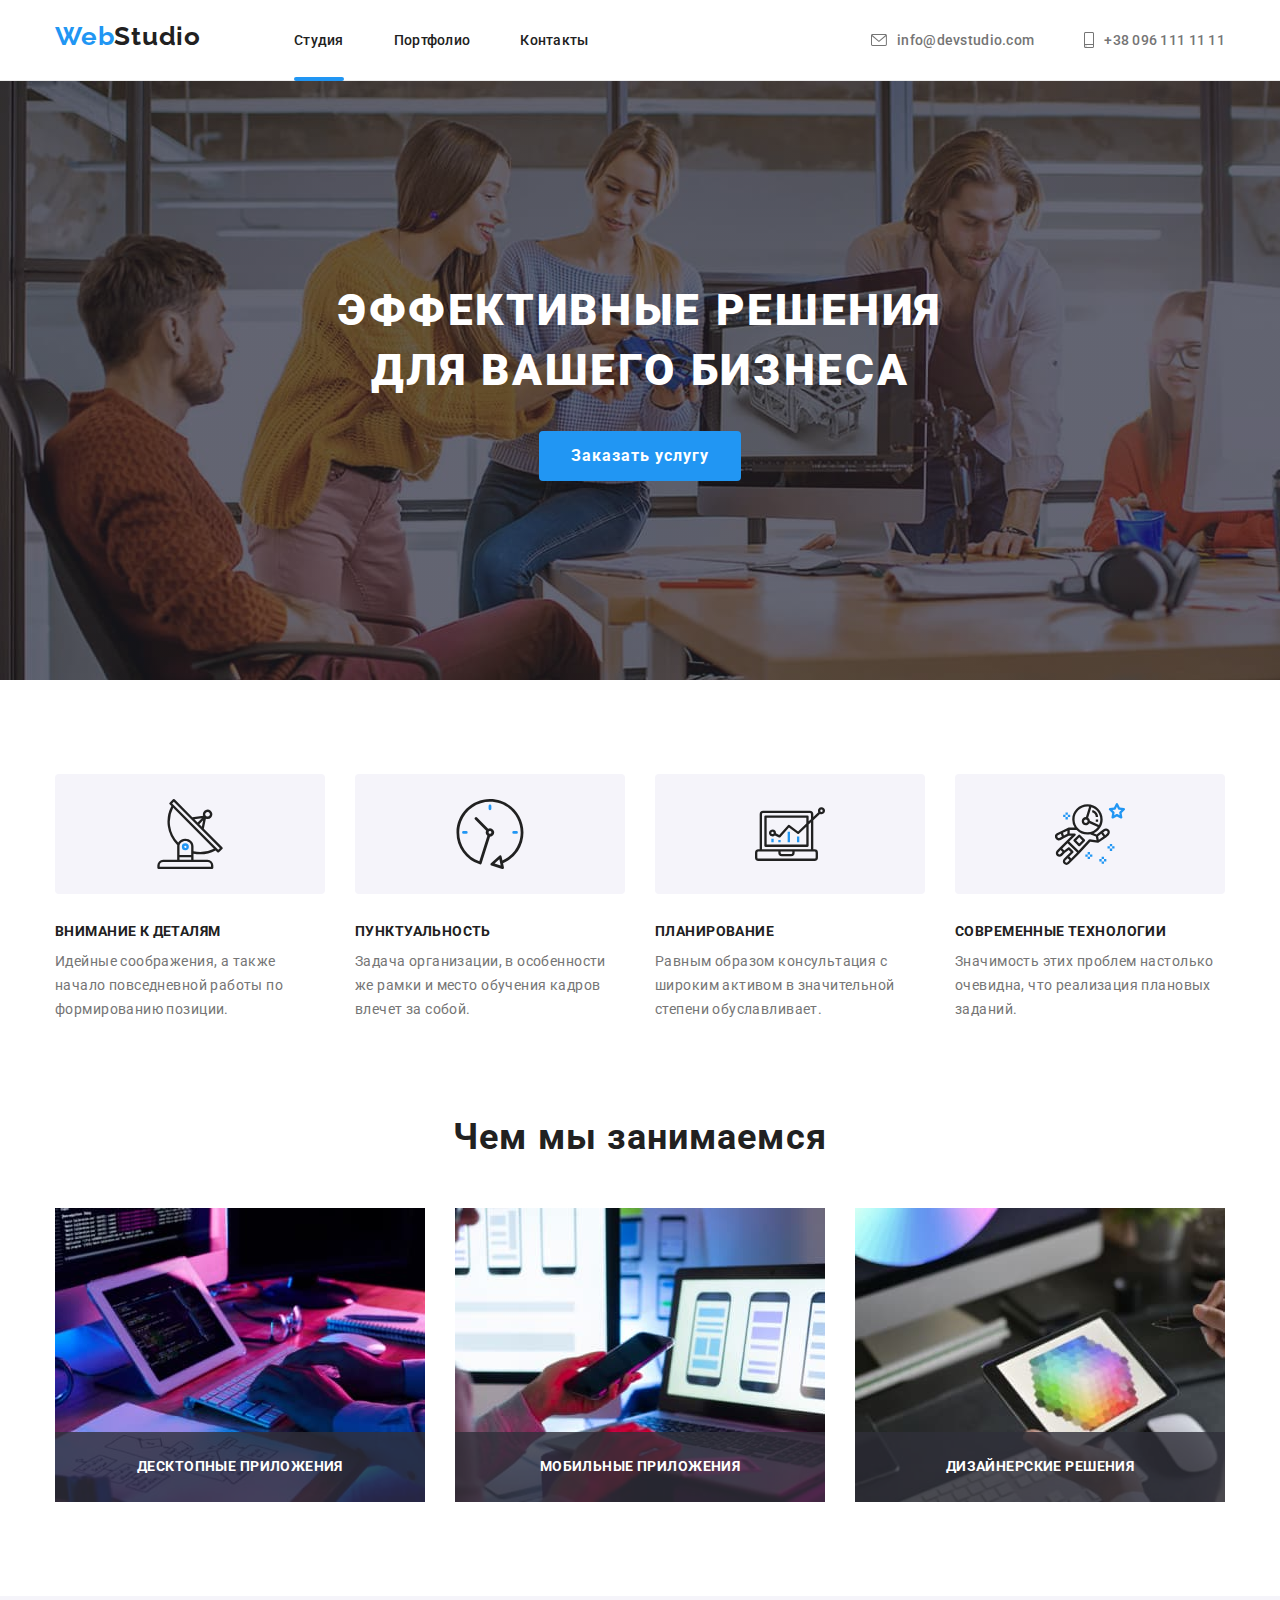
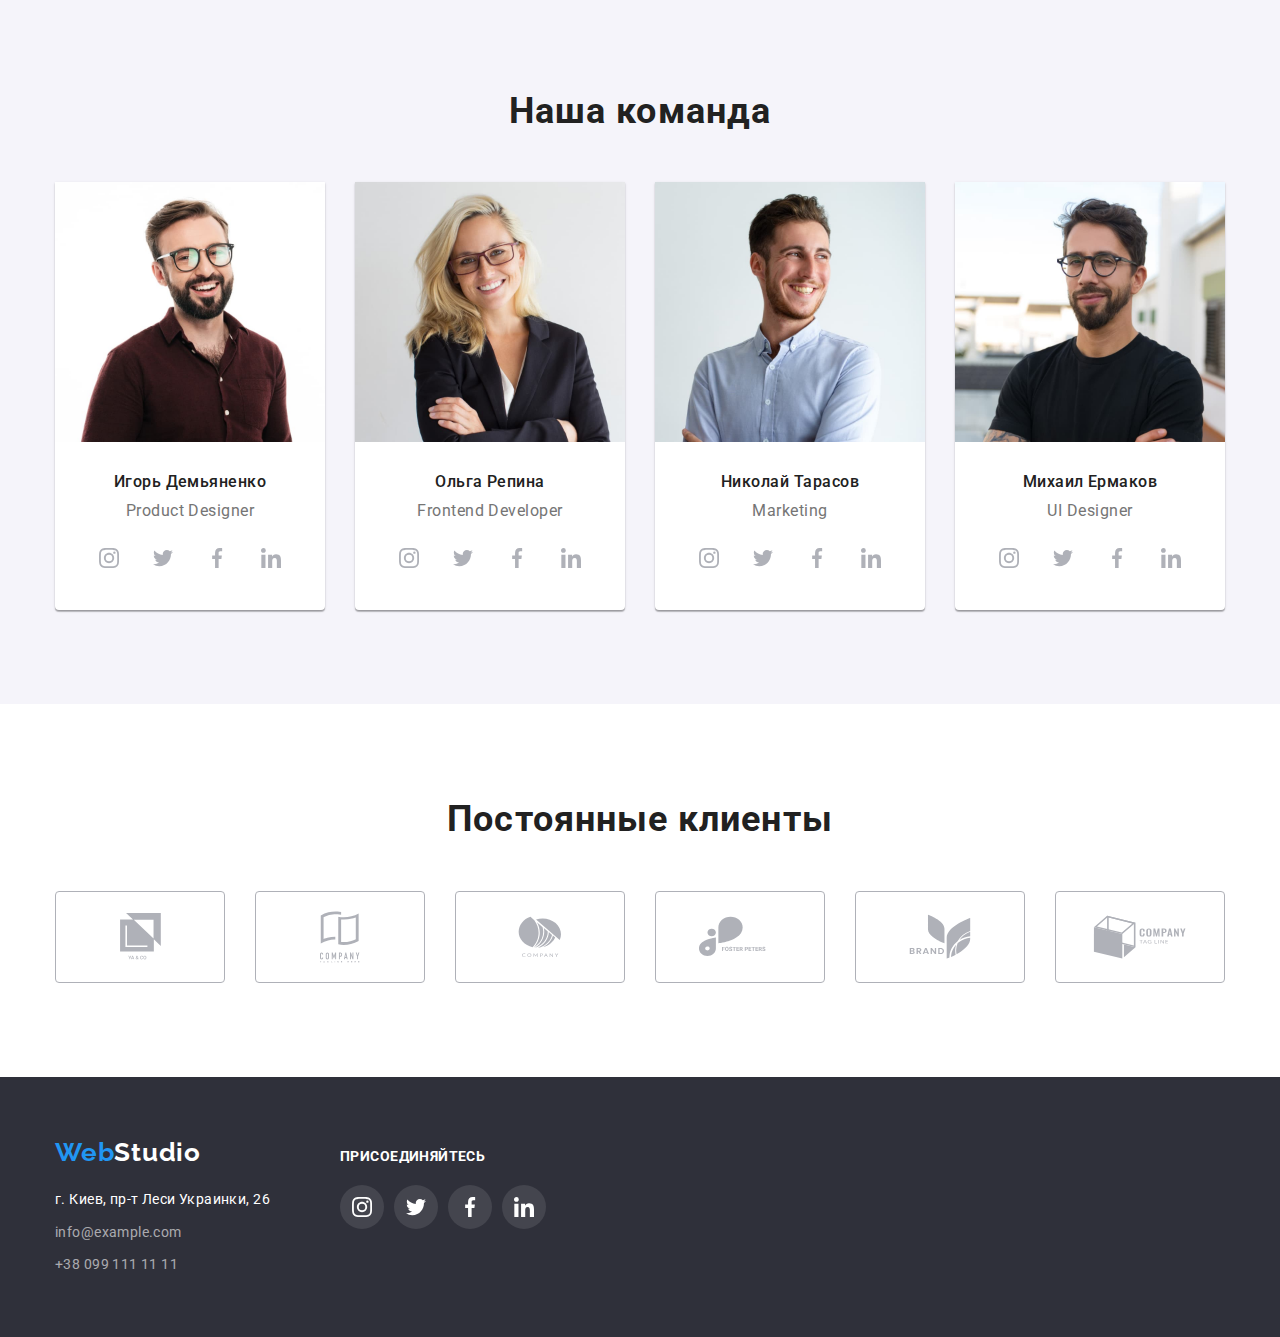
<file: index.html>
<!DOCTYPE html>
<html lang="ru">
  <head>
    <meta charset="UTF-8" />
    <meta http-equiv="X-UA-Compatible" content="IE=edge" />
    <meta name="viewport" content="width=device-width, initial-scale=1.0" />
    <title>homework-5</title>
    
    <link
      href="https://fonts.googleapis.com/css2?family=Raleway:wght@700&family=Roboto:wght@400;500;700;900&display=swap"
      rel="stylesheet"
    />
    <link rel="stylesheet" href="https://cdnjs.cloudflare.com/ajax/libs/modern-normalize/1.1.0/modern-normalize.min.css">
    <link rel="stylesheet" href="./css/styles.css" />
  </head>

  <body>
    <!------------------------------------------------------Шапка страницы--------------------------------------------->
    <header class="page-header">
      <div class="container header-content">
        <nav class="nav">
          <a href="./index.html" class="logo"><span>Web</span>Studio</a>
          <ul class="list nav-list">
            <li class="nav-item">
              <a href="./index.html" class="nav-link nav-one">Студия</a>
            </li>
            <li class="nav-item">
              <a href="./portfolio.html" class="nav-link">Портфолио</a>
            </li>
            <li class="nav-item">
              <a href="" class="nav-link">Контакты</a>
            </li>
          </ul>
        </nav>
        
        <ul class="list email-tel">
          <li class="item-icon">            
            <a href="mailto:info@devstudio.com" class="list-link">
              <svg class="icon-contacts" width="16px" height="12px">
                <use href="./img/sprite.svg#icon-envelope"></use>
              </svg>
              info@devstudio.com</a>
          </li>
          <li class="item-icon">
            <a href="tel:+380961111111" class="list-link">
              <svg class="icon-contacts" width="10px" height="16px">
                <use href="./img/sprite.svg#icon-smartphone"></use>
              </svg>
              +38 096 111 11 11</a>
          </li>
        </ul>
      </div>
    </header>

    <main class="titles">
      <!---------------------------------------------------------Hero---------------------------------------------------->
      <section class="hero">
        <div class="container">
          <h1 class="hero-title">Эффективные решения<br> для вашего бизнеса</h1>
          <button type="button" class="hero-button" data-modal-open>Заказать услугу</button>
        </div>

        <div class="backdrop is-hidden" data-modal>
          <div class="modal">
            <button type="button" class="close-btn" data-modal-close>
              <svg class="close-icon" width="18" height="18">
                <use href="./img/sprite.svg#icon-close-black"></use>
              </svg>
            </button>
          </div>
        </div>

      </section>
      <!-------------------------------------------------------Features-------------------------------------------------->
      <section class="features section">
        <div class="container">
          <h2 class="features-title visually-hidden">Features</h2>
          <ul class="features-list">
            <li class="item">
              <div class="thumb-icon">
                <svg class="icon-features" width="70" height="70" >
                <use href="./img/sprite.svg#icon-antenna"></use>
                </svg>
              </div>
              <h3 class="title">Внимание к деталям</h3>
              <p class="text">
                Идейные соображения, а также начало повседневной работы по
                формированию позиции.
              </p>
            </li>
          
            <li class="item">
              <div class="thumb-icon">
                <svg class="icon-features" width="70" height="70">
                  <use href="./img/sprite.svg#icon-clock"></use>
                </div>
              <h3 class="title">Пунктуальность</h3>
              <p class="text">
                Задача организации, в особенности же рамки и место обучения кадров
                влечет за собой.
              </p>
            </li>
          
            <li class="item">
              <div class="thumb-icon">
                <svg width="70" height="70">
                  <use href="./img/sprite.svg#icon-diagram"></use>
                </svg>
              </div>
              <h3 class="title">Планирование</h3>
              <p class="text">
                Равным образом консультация с широким активом в значительной
                степени обуславливает.
              </p>
            </li>
          
            <li class="item">
              <div class="thumb-icon">
                <svg width="70" height="70">
                  <use href="./img/sprite.svg#icon-astronaut"></use>
                </svg>
              </div>
              <h3 class="title">Современные технологии</h3>
              <p class="text">
                Значимость этих проблем настолько очевидна, что реализация
                плановых заданий.
              </p>
            </li>
          </ul>
        </div>
      </section>

      <!------------------------------------------------------our job---------------------------------------------------->
      <section class="our-job">
        <div class="container">
          <h2 class="our-job-title">Чем мы занимаемся</h2>
          <ul class="list our-job-list">
            <li class="item">
              <div class="img-thumb">
                <img src="./img/img.jpg" alt="размечают страницу" width="370" />
                <div class="img-title">
                  <h3>Десктопные приложения</h3>
                </div>
              </div>
            </li>
            <li class="item">
              <div class="img-thumb">
                <img src="./img/box-2.jpg" alt="разработака приложения" width="370" />
                <div class="img-title">
                  <h3>Мобильные приложения</h3>
                </div>
              </div>
            </li>
            <li class="item">
              <div class="img-thumb">
                <img src="./img/box-3.jpg" alt="изображение на планшете" width="370" />
                <div class="img-title">
                  <h3>Дизайнерские решения</h3>
                </div>
              </div>
            </li>
          </ul>
        </div>
      </section>

      <!-----------------------------------------------------Our team---------------------------------------------------->
      <section class="our-team section">
      <div class="container">
        <h2 class="our-team-title">Наша команда</h2>
        <ul class="list team">
          <li class="item">
            <img src="./img/Igor-Demyanenko.jpg" alt="карта первого работника студии" width="270" />
            <div class="team-data">
              <h3 class="team-name">Игорь Демьяненко</h3>
              <p class="team-position">Product Designer</p>
            </div>
            <ul class="list social">
              <li class="social-item">
                <a href="https://www.instagram.com/" class="social-link insta" target="_blank">
                  <svg class="social-icon" width="20" height="20"><use href="./img/sprite.svg#icon-Insta"></use></svg> 
                </a>
              </li>
                <li class="social-item">
                  <a href="https://twitter.com/" class="social-link" target="_blank">
                    <svg class="social-icon" width="20" height="20"><use href="./img/sprite.svg#icon-twitter"></use></svg>
                  </a>
                </li>
                <li class="social-item">
                  <a href="https://uk-ua.facebook.com/" class="social-link" target="_blank">
                    <svg class="social-icon" width="20" height="20"><use href="./img/sprite.svg#icon-facebook"></use></svg>
                  </a>
                </li>
                <li class="social-item">
                  <a href="https://ua.linkedin.com/" class="social-link" target="_blank">
                    <svg class="social-icon" width="20" height="20"><use href="./img/sprite.svg#icon-linkEdin"></use></svg>
                  </a>
                </li>
            </ul>
          </li>
        
          <li class="item">
            <img src="./img/Olga-Repina.jpg" alt="карта второго работника студии" width="270" />
            <div class="team-data">
              <h3 class="team-name">Ольга Репина</h3>
              <p class="team-position">Frontend Developer</p>
            </div>
            <ul class="list social">
              <li class="social-item">
                <a href="https://www.instagram.com/" class="social-link insta" target="_blank">
                  <svg width="20" height="20">
                    <use href="./img/sprite.svg#icon-Insta"></use>
                  </svg>
                </a>
              </li>
              <li class="social-item">
                <a href="https://twitter.com/" class="social-link" target="_blank">
                  <svg class="social-icon" width="20" height="20">
                    <use href="./img/sprite.svg#icon-twitter"></use>
                  </svg>
                </a>
              </li>
              <li class="social-item">
                <a href="https://uk-ua.facebook.com/" class="social-link" target="_blank">
                  <svg class="social-icon" width="20" height="20">
                    <use href="./img/sprite.svg#icon-facebook"></use>
                  </svg>
                </a>
              </li>
              <li class="social-item">
                <a href="https://ua.linkedin.com/" class="social-link" target="_blank">
                  <svg class="social-icon" width="20" height="20">
                    <use href="./img/sprite.svg#icon-linkEdin"></use>
                  </svg>
                </a>
              </li>
            </ul>
          </li>
        
          <li class="item">
            <img src="./img/Nik-Tarasov.jpg" alt="карта третьего работника студии" width="270" />
            <div class="team-data">
              <h3 class="team-name">Николай Тарасов</h3>
              <p class="team-position">Marketing</p>
            </div>
            <ul class="list social">
              <li class="social-item">
                <a href="https://www.instagram.com/" class="social-link insta" target="_blank">
                  <svg width="20" height="20">
                    <use href="./img/sprite.svg#icon-Insta"></use>
                  </svg>
                </a>
              </li>
              <li class="social-item">
                <a href="https://twitter.com/" class="social-link" target="_blank">
                  <svg class="social-icon" width="20" height="20">
                    <use href="./img/sprite.svg#icon-twitter"></use>
                  </svg>
                </a>
              </li>
              <li class="social-item">
                <a href="https://uk-ua.facebook.com/" class="social-link" target="_blank">
                  <svg class="social-icon" width="20" height="20">
                    <use href="./img/sprite.svg#icon-facebook"></use>
                  </svg>
                </a>
              </li>
              <li class="social-item">
                <a href="https://ua.linkedin.com/" class="social-link" target="_blank">
                  <svg class="social-icon" width="20" height="20">
                    <use href="./img/sprite.svg#icon-linkEdin"></use>
                  </svg>
                </a>
              </li>
            </ul>
          </li>
        
          <li class="item">
            <img src="./img/Michail-Ermakov.jpg" alt="карта четвертого работника студии" width="270" />
            <div class="team-data">
              <h3 class="team-name">Михаил Ермаков</h3>
              <p class="team-position">UI Designer</p>
            </div>
            <ul class="list social">
              <li class="social-item">
                <a href="https://www.instagram.com/" class="social-link insta" target="_blank">
                  <svg width="20" height="20">
                    <use href="./img/sprite.svg#icon-Insta"></use>
                  </svg>
                </a>
              </li>
              <li class="social-item">
                <a href="https://twitter.com/" class="social-link" target="_blank">
                  <svg class="social-icon" width="20" height="20">
                    <use href="./img/sprite.svg#icon-twitter"></use>
                  </svg>
                </a>
              </li>
              <li class="social-item">
                <a href="https://uk-ua.facebook.com/" class="social-link" target="_blank">
                  <svg class="social-icon" width="20" height="20">
                    <use href="./img/sprite.svg#icon-facebook"></use>
                  </svg>
                </a>
              </li>
              <li class="social-item">
                <a href="https://ua.linkedin.com/" class="social-link" target="_blank">
                  <svg class="social-icon" width="20" height="20">
                    <use href="./img/sprite.svg#icon-linkEdin"></use>
                  </svg>
                </a>
              </li>
            </ul>
          </li>
        </ul>
      </div>
      </section>
<!------------------------------------------------------------Customers -------------------------------------------------->
      <section class="customers section">
        <div class="container">
          <h2 class="customers-title">Постоянные клиенты</h2>
          <ul class=" list customers-list">
            <li class="customers-item">
              <a href="" class="customers-link">
                <svg class="customers-icon" width="41" height="46.7"><use href="./img/sprite.svg#icon-client-1"></use>
                </svg>
              </a>
            </li>
            <li class="customers-item">
              <a href="" class="customers-link">
                <svg class="customers-icon" width="40" height="52">
                  <use href="./img/sprite.svg#icon-client-2"></use>
                </svg>
              </a>
            </li>
            <li class="customers-item">
              <a href="" class="customers-link">
                <svg class="customers-icon" width="43.46" height="41.18">
                  <use href="./img/sprite.svg#icon-client-3"></use>
                </svg>
              </a>
            </li>
            <li class="customers-item">
              <a href="" class="customers-link">
                <svg class="customers-icon" width="84.44" height="40.62">
                  <use href="./img/sprite.svg#icon-client-4"></use>
                </svg>
              </a>
            </li>
            <li class="customers-item">
              <a href="" class="customers-link">
                <svg class="customers-icon" width="62.54" height="45.43">
                  <use href="./img/sprite.svg#icon-client-5"></use>
                </svg>
              </a>
            </li>
            <li class="customers-item">
              <a href="" class="customers-link">
                <svg class="customers-icon" width="93.79" height="43.93">
                  <use href="./img/sprite.svg#icon-client-6"></use>
                </svg>
              </a>
            </li>
          </ul>
        </div>
      </section>
    </main>

    <!--Footer-->
    <footer class="footer">
      <div class="container">
        <div class="social-data">
          <div class="footer-data">
            <a href="./index.html" class="logo footer-logo"><span>Web</span>Studio</a>
            <address class="address">г. Киев, пр-т Леси Украинки, 26</address>
            <ul class="list">
              <li class="item-contacts">
                <a href="mailto:info@example.com" class="footer-contacts">info@example.com</a>
              </li>
              <li class="item-contacts">
                <a href="tel:+380991111111" class="footer-contacts">+38 099 111 11 11</a>
              </li>
            </ul>
          </div>
          <div class="footer-social-info">
            <h2 class="social-text">Присоединяйтесь</h2>
            <ul class="list social-footer-list">
              <li class="social-item footer-item">
                <a href="https://www.instagram.com/" class="social-link insta" target="_blank">
                  <svg width="20" height="20">
                    <use href="./img/sprite.svg#icon-Insta"></use>
                  </svg>
                </a>
              </li>
              <li class="social-item footer-item">
                <a href="https://twitter.com/" class="social-link" target="_blank">
                  <svg class="social-icon" width="20" height="20">
                    <use href="./img/sprite.svg#icon-twitter"></use>
                  </svg>
                </a>
              </li>
              <li class="social-item footer-item">
                <a href="https://uk-ua.facebook.com/" class="social-link" target="_blank">
                  <svg class="social-icon" width="20" height="20">
                    <use href="./img/sprite.svg#icon-facebook"></use>
                  </svg>
                </a>
              </li>
              <li class="social-item footer-item">
                <a href="https://ua.linkedin.com/" class="social-link" target="_blank">
                  <svg class="social-icon" width="20" height="20">
                    <use href="./img/sprite.svg#icon-linkEdin"></use>
                  </svg>
                </a>
              </li>
            </ul>
          </div>
        </div>
      </div>
    </footer>
    <script src="./js/modal.js"></script>
  </body>
</html>
</file>
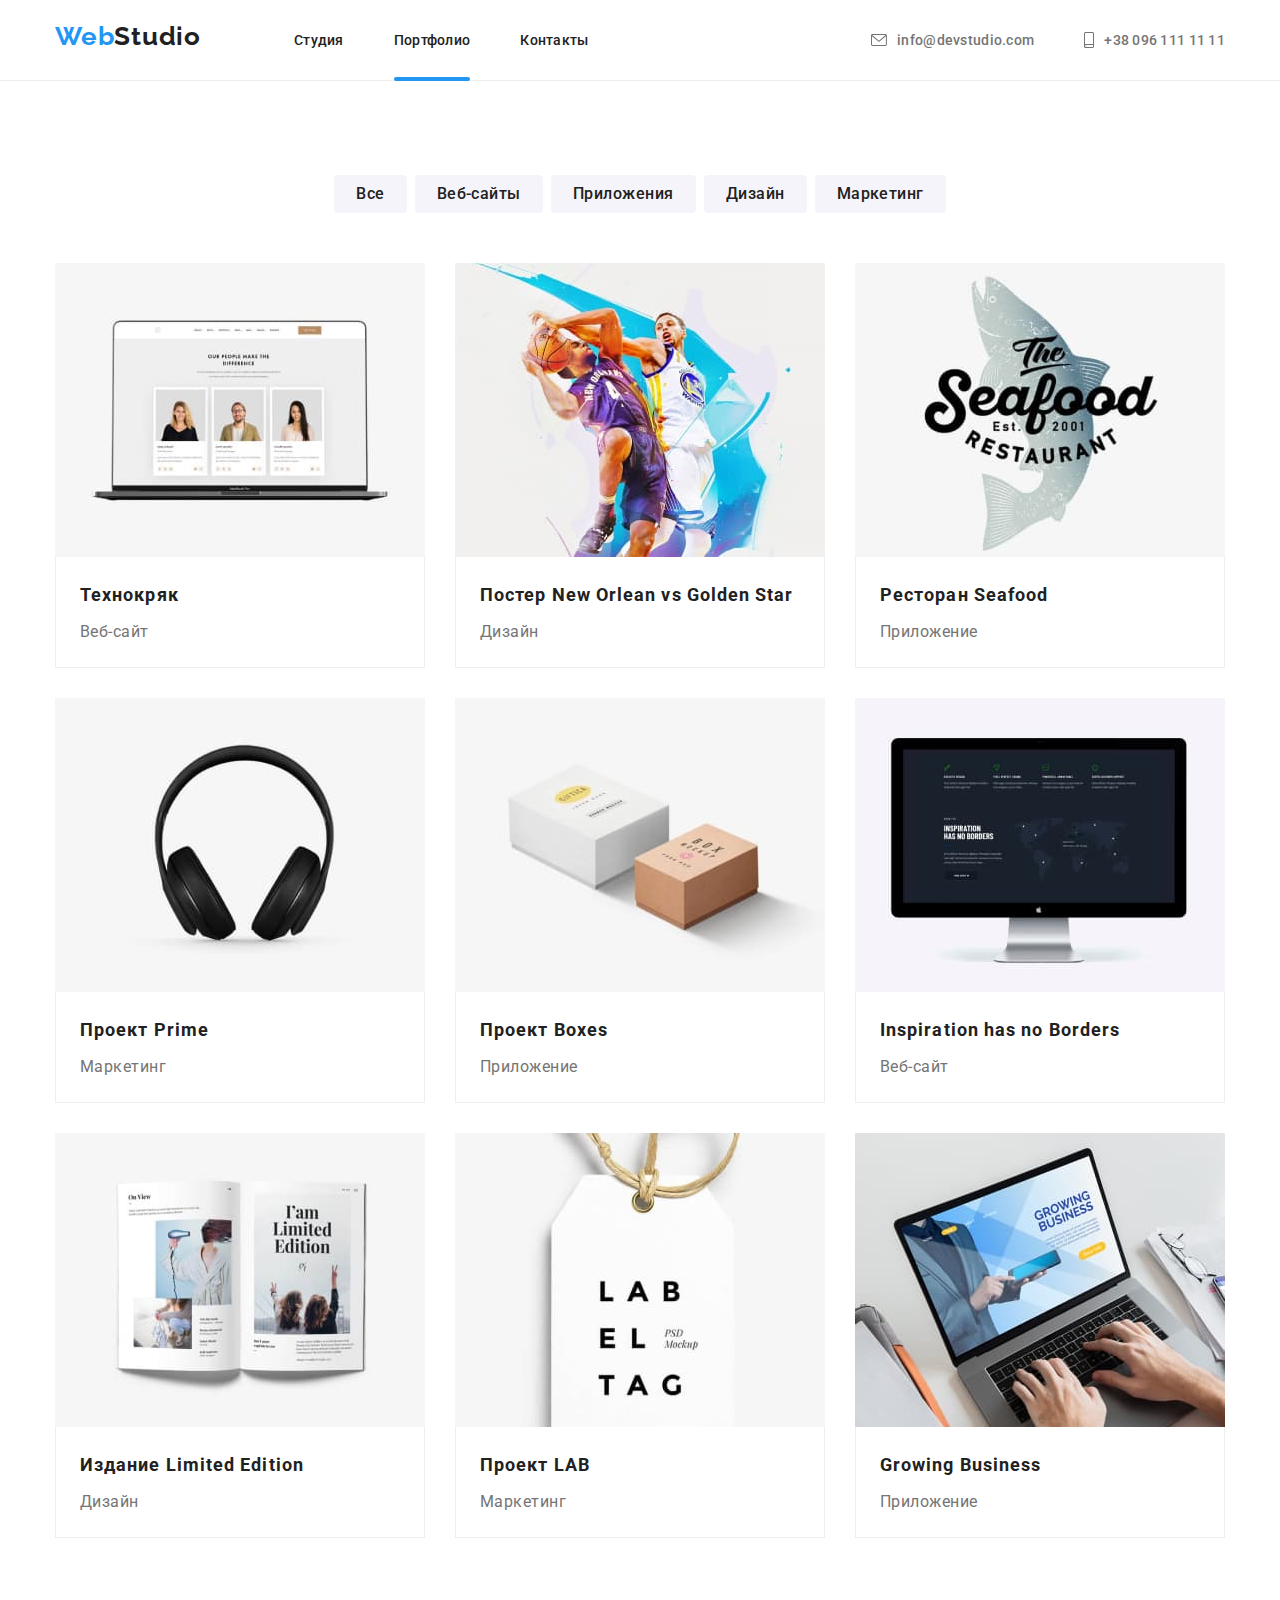
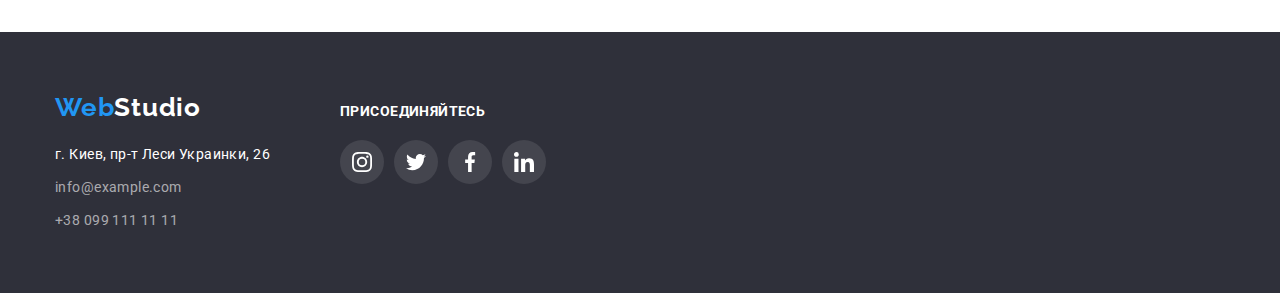
<file: portfolio.html>
<!DOCTYPE html>
<html lang="ru">
  <head>
    <meta charset="UTF-8" />
    <meta http-equiv="X-UA-Compatible" content="IE=edge" />
    <meta name="viewport" content="width=device-width, initial-scale=1.0" />
    <title>Портфолио</title>
    <link
      href="https://fonts.googleapis.com/css2?family=Raleway:wght@700&family=Roboto:wght@400;500;700;900&display=swap"
      rel="stylesheet"
    />
    <link rel="stylesheet" href="https://cdnjs.cloudflare.com/ajax/libs/modern-normalize/1.1.0/modern-normalize.min.css">
    <link rel="stylesheet" href="./css/styles.css" />
  </head>
  <body>
    <!-------------------------------------------------Header for Portfolio page---------------------------------------->
    <header class="header-portfolio">
      <div class="container header-content">
        <nav class="nav">
          <a href="./index.html" class="logo"><span>Web</span>Studio</a>
          <ul class="list nav-list">
            <li class="nav-item"><a href="./index.html" class="nav-link">Студия</a></li>
            <li class="nav-item"><a href="./portfolio.html" class="nav-link nav-two">Портфолио</a></li>
            <li class="nav-item"><a href="" class="nav-link">Контакты</a></li>
          </ul>
        </nav>
        
        <ul class="list email-tel">
          <li class="item-icon">
            <a href="mailto:info@devstudio.com" class="list-link">
              <svg class="icon-contacts" width="16px" height="12px">
                <use href="./img/sprite.svg#icon-envelope"></use>
              </svg>
              info@devstudio.com</a>
          </li>
          <li class="item-icon">
            <a href="tel:+380961111111" class="list-link">
              <svg class="icon-contacts" width="10px" height="16px">
                <use href="./img/sprite.svg#icon-smartphone"></use>
              </svg>
              +38 096 111 11 11</a>
          </li>
        </ul>
      </div>
    </header>
<!----------------------------------------------------------- Раздел main------------------------------------------------>
    <main>
      <section class="portfolio section">
        <div class="container">
          <h1 class="portfolio-title">Our Projets</h1>
          
          <ul class="list filter-btns">
            <li class="item-filter"><button type="button" class="list-button">Все</button></li>
            <li class="item-filter"><button type="button" class="list-button">Веб-сайты</button></li>
            <li class="item-filter"><button type="button" class="list-button">Приложения</button></li>
            <li class="item-filter"><button type="button" class="list-button">Дизайн</button></li>
            <li class="item-filter"><button type="button" class="list-button">Маркетинг</button></li>
          </ul>
          
          <ul class="list porfolio-list ">
            <li class="foto-item">
              <a href="" class="portfolio-link">
                <div class="img-box">
                  <img src="./img/laptop.jpg" alt="Ноутбук" class="portfolio-img" />
                  <div class="pop-up">
                    <p>Ресурс предлагает комплексные предложения с разным уровнем функционала и сервисов. Все это позволит посетителю
                      получить
                      исчерпывающие сведения<br>о компании или частном лице.</p>
                  </div>
                </div>
                <div class="portfolio-content">
                  <h2 class="list-title">Технокряк</h2>
                  <p class="list-descr">Веб-сайт</p>
                </div>
              </a>
            </li>
            <li class="foto-item">
              <a href="" class="portfolio-link">
                <div class="img-box">
                  <img src="./img/basketball-players.jpg" alt="Баскетбол" class="portfolio-img"  />
                  <div class="pop-up">
                    <p>Ресурс предлагает комплексные предложения с разным уровнем функционала и сервисов. Все это позволит посетителю
                      получить
                      исчерпывающие сведения<br>о компании или частном лице.</p>
                  </div>
                </div>
                <div class="portfolio-content">
                  <h2 class="list-title">
                    Постер <span lang="en">New Orlean vs Golden Star</span>
                  </h2>
                  <p class="list-descr">Дизайн</p>
                </div>
              </a>  
            </li>
            <li class="foto-item">
              <a href="" class="portfolio-link">
                <div class="img-box">
                  <img src="./img/seafood-brand.jpg" alt="Ресторан" class="portfolio-img"  />   
                  <div class="pop-up">
                    <p>Ресурс предлагает комплексные предложения с разным уровнем функционала и сервисов. Все это позволит посетителю
                      получить
                      исчерпывающие сведения<br>о компании или частном лице.</p>
                  </div>
                </div>
                <div class="portfolio-content">
                  <h2 class="list-title">
                    Ресторан <span lang="en">Seafood</span>
                  </h2>
                  <p class="list-descr">Приложение</p>
                </div>
              </a>
            </li>
            <li class="foto-item">
              <a href="" class="portfolio-link">
                <div class="img-box">
                  <img src="./img/earphones.jpg" alt="Наушники" class="portfolio-img"  />
                  <div class="pop-up">
                    <p>Ресурс предлагает комплексные предложения с разным уровнем функционала и сервисов. Все это позволит посетителю
                      получить
                      исчерпывающие сведения<br>о компании или частном лице.</p>
                  </div>
                </div>
                <div class="portfolio-content">
                  <h2 class="list-title">Проект <span lang="en">Prime</span></h2>
                  <p class="list-descr">Маркетинг</p>
                </div>
              </a>
            </li>
            <li class="foto-item">
              <a href="" class="portfolio-link">
                <div class="img-box">
                  <img src="./img/boxes.jpg" alt="Коробки" class="portfolio-img"  />     
                  <div class="pop-up">
                    <p>Ресурс предлагает комплексные предложения с разным уровнем функционала и сервисов. Все это позволит посетителю
                      получить
                      исчерпывающие сведения<br>о компании или частном лице.</p>
                  </div>
                </div>
                <div class="portfolio-content">
                  <h2 class="list-title">Проект <span lang="en">Boxes</span></h2>
                  <p class="list-descr">Приложение</p>
                </div>
              </a>
            </li>
            <li class="foto-item">
              <a href="" class="portfolio-link">
                <div class="img-box">
                  <img src="./img/monoblock.jpg" alt="Моноблок" class="portfolio-img"  />
                  <div class="pop-up">
                    <p>Ресурс предлагает комплексные предложения с разным уровнем функционала и сервисов. Все это позволит посетителю
                      получить
                      исчерпывающие сведения<br>о компании или частном лице.</p>
                  </div>
                </div>
                <div class="portfolio-content">
                  <h2 class="list-title">
                    <span lang="en">Inspiration has no Borders</span>
                  </h2>
                  <p class="list-descr">Веб-сайт</p>
                </div>
              </a>
            </li>
            <li class="foto-item">
              <a href="" class="portfolio-link">
                <div class="img-box">
                  <img src="./img/book.jpg" alt="Книга" class="portfolio-img"  /> 
                  <div class="pop-up">
                    <p>Ресурс предлагает комплексные предложения с разным уровнем функционала и сервисов. Все это позволит посетителю
                      получить
                      исчерпывающие сведения<br>о компании или частном лице.</p>
                  </div>
                </div>
                <div class="portfolio-content">
                  <h2 class="list-title">
                    Издание <span lang="en">Limited Edition</span>
                  </h2>
                  <p class="list-descr">Дизайн</p>
                </div>
              </a>
            </li>
            <li class="foto-item">
              <a href="" class="portfolio-link">
                <div class="img-box">
                  <img src="./img/tag.jpg" alt="Бирка" class="portfolio-img"  />
                  <div class="pop-up">
                    <p>Ресурс предлагает комплексные предложения с разным уровнем функционала и сервисов. Все это позволит посетителю
                      получить
                      исчерпывающие сведения<br>о компании или частном лице.</p>
                  </div>
                </div>
                <div class="portfolio-content">
                  <h2 class="list-title">Проект <span lang="en">LAB</span></h2>
                  <p class="list-descr">Маркетинг</p>
                </div>
              </a>
            </li>
            <li class="foto-item">
              <a href="" class="portfolio-link">
                <div class="img-box">
                  <img src="./img/netbook.jpg" alt="Нетбук" class="portfolio-img"/>  
                  <div class="pop-up">
                    <p>Ресурс предлагает комплексные предложения с разным уровнем функционала и сервисов. Все это позволит посетителю
                      получить
                      исчерпывающие сведения<br>о компании или частном лице.</p>
                  </div>
                </div>
                <div class="portfolio-content">
                  <h2 class="list-title">
                    <span lang="en">Growing Business</span>
                  </h2>
                  <p class="list-descr">Приложение</p>
                </div>
              </a>
            </li>
          </ul>
        </div>
      </section>
    </main>

    <!------------------------------------------------Footer------------------------------------------------------------->
    <footer class="footer">
      <div class="container">
        <div class="social-data">
          <div class="footer-data">
            <a href="./index.html" class="logo footer-logo"><span>Web</span>Studio</a>
            <address class="address">г. Киев, пр-т Леси Украинки, 26</address>
            <ul class="list">
              <li class="item-contacts">
                <a href="mailto:info@example.com" class="list-contacts footer-contacts">info@example.com</a>
              </li>
              <li class="item-contacts">
                <a href="tel:+380991111111" class="list-contacts footer-contacts">+38 099 111 11 11</a>
              </li>
            </ul>
          </div>
          <div class="footer-social-info">
            <h2 class="social-text">Присоединяйтесь</h2>
            <ul class="list social-footer-list">
              <li class="social-item footer-item">
                <a href="https://www.instagram.com/" class="social-link insta" target="_blank">
                  <svg width="20" height="20">
                    <use href="./img/sprite.svg#icon-Insta"></use>
                  </svg>
                </a>
              </li>
              <li class="social-item footer-item">
                <a href="https://twitter.com/" class="social-link" target="_blank">
                  <svg class="social-icon" width="20" height="20">
                    <use href="./img/sprite.svg#icon-twitter"></use>
                  </svg>
                </a>
              </li>
              <li class="social-item footer-item">
                <a href="https://uk-ua.facebook.com/" class="social-link" target="_blank">
                  <svg class="social-icon" width="20" height="20">
                    <use href="./img/sprite.svg#icon-facebook"></use>
                  </svg>
                </a>
              </li>
              <li class="social-item footer-item">
                <a href="https://ua.linkedin.com/" class="social-link" target="_blank">
                  <svg class="social-icon" width="20" height="20">
                    <use href="./img/sprite.svg#icon-linkEdin"></use>
                  </svg>
                </a>
              </li>
            </ul>
          </div>
        </div>
      </div>
    </footer>
  </body>
</html>
</file>
<file: css/styles.css>
:root {
  --main-bgc: #ffffff;
  --primary-text-color: #212121;
  --secondary-text-color: #757575;
  --active-element-color: #2196f3;
  --web-element-color: #2196f3;
  --button-bgc: #f5f4fa;
  --hero-bgc: #2F303A;
  --social-icon-color: #AFB1B8;
}

body {
  font-family: "Roboto", sans-serif;
  background-color: var(--main-bgc);
  color: var(--primary-text-color);
}

.container {
  width: 1200px;
  padding-left: 15px; 
  padding-right: 15px;
  margin-left: auto;
  margin-right: auto;
  /* outline: 2px solid tomato; */
}

.visually-hidden, .portfolio-title {
  position: absolute;
  white-space: nowrap;
  width: 1px;
  height: 1px;
  overflow: hidden;
  border: 0;
  padding: 0;
  clip: rect(0 0 0 0);
  clip-path: inset(50%);
  margin: -1px;
}

.list a {
  text-decoration: none;
  
}

.section {
  padding-top: 94px;
  padding-bottom: 94px;
}
/*-----------------------------------------------Lists for Portfolio----------------------------------------*/
.list,
.features-list {
  list-style: none;
  margin: 0;
  padding: 0;
}

/*------------------------------------------------------Logo--------------------------------------------------*/
.logo {
  font-size: 26px;
  font-weight: 700;
  line-height: 1.2;
  letter-spacing: 0.03em;
  font-family: "Raleway", sans-serif;
  text-decoration: none;
  color: var(--primary-text-color);
}

.logo > span {
  color: var(--web-element-color);
}

/* -----------------------------------------------------header------------------------------------------------ */

.header-content{
  display: flex;
  align-items: center;
}
.nav {
  display: flex;
  align-items:baseline;
}

.nav-list {
  margin-left: 93px;
  display: flex;
}
 .nav-item+.nav-item {
  margin-left: 50px;
}

.nav-item {
  position: relative;
}

.nav-link::after {
  position: absolute;
  left: 0px;
  bottom: -1px;
  content: "";
  width: 100%;
  height: 4px;
  border-radius: 2px;
  background-color: var(--active-element-color);
  opacity: 0;
} 

.nav-one::after{
  opacity: 1;
}

.nav-two::after {
  opacity: 1;
}

.nav-link {
  display: block;
  padding-top: 32px;
  padding-bottom: 32px;
  font-size: 14px;
  font-weight: 500;
  letter-spacing: 0.02em;
  color: var(--primary-text-color);
  transition: color 250ms cubic-bezier(0.4, 0, 0.2, 1);
}

.nav-link:hover,
.nav-link:focus {
  color: var(--active-element-color);
} 
/* -------------------------------------------------------------------------------------------------------------------- */
.email-tel {
display: flex;
margin-left: auto;
}
.email-tel .item-icon+.item-icon {
  margin-left: 50px;
}

.list-link {
  font-size: 14px;
  font-weight: 500;
  letter-spacing: 0.02em;
  color: var(--secondary-text-color);
  display: flex;
  align-items: center;
  transition: color 250ms cubic-bezier(0.4, 0, 0.2, 1);
}

.list-link:hover, .list-link:focus {
  color: var(--active-element-color);
}

.icon-contacts {
  margin-right: 10px;
  fill: currentColor;
}

.email-tel .item-icon {
  display: flex;
  align-items: center;
}

/* ---------------------------------------------main index---------------------------------------------------------------- */

/* ---------------------------------------------------------Hero----------------------------------------------- */

.hero {
  border-top: 1px solid #ECECEC;
  text-align: center;
  padding-top: 200px;
  padding-bottom: 200px;
  max-width: 1600px;
  height: 600px;
  margin-left: auto;
  margin-right: auto;
  background-image: linear-gradient(to right,rgba(47, 48, 58, 0.4), rgba(47, 48, 58, 0.4)),
  url("../img/hero-img.jpg");
}

.hero-title {
  margin-top: 0px;
  margin-bottom: 30px;
  font-style: normal;
  font-size: 44px;
  font-weight: 900;
  line-height: 1.36;
  letter-spacing: 0.06em;
  text-align: center;
  text-transform: uppercase;
  color: #ffffff;
}
/* ---------------------------------------------------------------modal------------------------------------------------- */
.backdrop{
  position: fixed;
  left: 0;
  right: 0;
  top: 0;
  bottom: 0;
  /* width: 100vw;
  height: 100vh; */
  background-color: rgba(0, 0, 0, 0.2);
  opacity: 1;
  z-index: 1;
  transition: opacity 250ms cubic-bezier(0.4, 0, 0.2, 1) ;
}

.backdrop.is-hidden {
  visibility: hidden;
  opacity: 0;
  pointer-events: none;
}

.modal {
  position: absolute;
  top: 50%;
  left: 50%;
  width: 528px;
  height: 581px;
  background-color: #ffffff;
  opacity: 1;
  transform: translate(-50%, -50%) scale(1);
  transition: transform 250ms cubic-bezier(0.4, 0, 0.2, 1), opacity 250ms cubic-bezier(0.4, 0, 0.2, 1);
}

.backdrop.is-hidden .modal {
  transform: translate(-50%, -50%) scale(1.1);
  opacity: 0;
}

.close-btn {
  position: absolute;
  display: flex;
  justify-content: center;
  align-items: center;
  top: 8px;
  right: 8px;
  width: 30px;
  height: 30px;
  border-radius: 50%;
  background-color: #fff;
  border: 1px solid rgba(0, 0, 0, 0.1);
  cursor: pointer;
}

/*-----------------------------------------------------------Button for hero--------------------------------------------------*/

.hero-button {
  font-family: Roboto, sans-serif;
  color: white;
  background-color: var(--web-element-color);
  border: 0;
  font-weight: 700;
  font-size: 16px;
  line-height: 1.88;
  letter-spacing: 0.06em;
  cursor: pointer;
  padding: 10px 32px;
  border-radius: 4px;
}
                                              
/*------------------------------------------------------------ features------------------------------------------ */
.item-img {
  background-color: #F5F4FA;
  margin-bottom: 30px;
  height: 120px;
  padding-top: 25px;
}

.item-img img {
  margin: auto;
}

.features-title {
  margin: 0px;
}

.features-list {
display: flex;
}

.thumb-icon {
  display: block;
  width: 270px;
  height: 120px;
  background-color: #F5F4FA;
  border-radius: 4px;
  display: flex;
  justify-content: center;
  align-items: center;
}

.features-list .item {
  width: 270px;
}

.features-list .item+.item {
  margin-left: 30px;
}

.features-list .title {
  margin-top: 30px;
  margin-bottom: 10px;
  font-size: 14px;
  line-height: 1.14;
  letter-spacing: 0.03em;
  text-transform: uppercase;
}

.features-list .text {
  font-size: 14px;
  line-height: 1.71;
  letter-spacing: 0.03em;
  color: var(--secondary-text-color);
  margin: 0px;
}

.titles h2 {
  font-size: 36px;
  line-height: 1.17;
  text-align: center;
  letter-spacing: 0.03em;
}
/*-------------------------------------------------------------our-job----------------------------------------------------- */
.our-job {
 padding-bottom: 94px;
}

.our-job-list{
display: flex;
}

.our-job-list .item+.item {
  margin-left: 30px;
}

.our-job-title {
 margin-top: 0px;
 margin-bottom: 50px;
}

.img-thumb {
  position: relative;
}

.img-title {
  position: absolute;
  left: 0;
  bottom: 0;
  width: 100%;
  height: 70px;
  padding-top: 27px;
  padding-bottom: 27px;
  background-color: rgba(47, 48, 58, 0.8);
}
.img-title h3 {
  margin: 0%;
  text-align: center;
  font-size: 14px;
  line-height: 1.14;
  letter-spacing: 0.03em;
  text-transform: uppercase;
  color: var(--main-bgc);
}

/*------------------------------------------------------------our team------------------------------------------------------ */
.our-team {
  background-color: var(--button-bgc);
  
}              

.team {
  display: flex;
}

.team .item {
  text-align: center;
  background-color: #ffffff;
  border-radius: 0px 0px 4px 4px;
  box-shadow: 0px 1px 3px rgba(0, 0, 0, 0.12), 0px 1px 1px rgba(0, 0, 0, 0.14), 0px 2px 1px rgba(0, 0, 0, 0.2);
}

.team .item+.item{
 margin-left: 30px;
}

.our-team-title {
margin-top: 0px;
margin-bottom: 50px;
}

.team-name {
  margin: 0;
  margin-bottom: 10px;
  font-weight: 500;
  font-size: 16px;
  line-height: 1.2;
  letter-spacing: 0.03em;
}

.team-position {
  margin: 0px;
  line-height: 1.2;
  color: var(--secondary-text-color);
  letter-spacing: 0.03em;
}

.team-data {
  padding-top: 30px;
  padding-bottom: 16px;
}
 
.item img {
  display: block;
}

.social {
  display: flex;
  justify-content: center;
  padding-bottom: 30px;
}

.social-item + .social-item {
  margin-left: 10px;
}

.social-link {
  display: flex;
  justify-content: center;
  align-items: center;
  width: 44px;
  height: 44px;
  border-radius: 50px;
  background-color: #fff;
  color: var(--social-icon-color);
  fill: var(--social-icon-color);
  transition-property: background-color, color, fill;
  transition-duration: 250ms;
  transition-timing-function: cubic-bezier(0.4, 0, 0.2, 1);
}

.social-icon {
  fill: currentColor;
}


.social-link:hover, .social-link:focus         {
  background-color: var(--active-element-color);
  color: #ffffff;
  fill: #ffffff;
}


/* -------------------------------------------------------------Customers----------------------------------------------------- */
.customers-title {
  margin-top: 0;
  margin-bottom: 50px;
}

.customers-list {
  display: flex;
}
.customers-item {
  width: 170px;
  height: 92px;
}

.customers-item + .customers-item {
  margin-left: 30px;

}
.customers-link {
  display: flex;
  justify-content: center;
  align-items: center;
  border: 1px solid #AFB1B8;
  border-radius: 4px;
  width: 100%;
  height: 100%;
  transition: border 250ms cubic-bezier(0.4, 0, 0.2, 1) ;
}

.customers-icon {
  fill: var(--social-icon-color);
  transition: fill 250ms cubic-bezier(0.4, 0, 0.2, 1);
}

.customers-link:hover, 
.customers-link:focus {
  border:1px solid #2196f3;
}

.customers-link:hover> .customers-icon,
.customers-link:focus> .customers-icon {
  fill: var(--active-element-color);
}
/*-------------------------------------------------------------Filter Buttons------------------------------------------------ */
.list-button {
  padding: 6px 22px;
  font-family: Roboto, sans-serif;
  font-weight: 500;
  font-size: 16px;
  line-height: 1.62;
  letter-spacing: 0.03em;
  color: var(--primary-text-color);
  background-color: var(--button-bgc);
  border: 0;
  border-radius: 4px;
  cursor: pointer;
  transition-property: background-color, color, box-shadow;
  transition-duration: 250ms;
  transition-timing-function: cubic-bezier(0.4, 0, 0.2, 1);
}

.item-filter:not(:last-child) {
  margin-right: 8px;
}

.filter-btns {
  display: flex;
  justify-content: center;
  margin-bottom: 50px;
}

.list-button:hover,
.list-button:focus {
  background-color: var(--active-element-color);
  color: white;
  box-shadow: 0px 3px 1px rgba(0, 0, 0, 0.1), 0px 1px 2px rgba(0, 0, 0, 0.08), 0px 2px 2px rgba(0, 0, 0, 0.12);
}

/* ----------------------------------------------------------Portfolio---------------------------------------------------------- */
.header-portfolio {
  border-bottom:1px solid #ECECEC;
}

.portfolio-title {
  margin: 0;
}

.porfolio-list {
  display: flex;
  flex-wrap: wrap;
  /* background-color: teal; */
  margin: 0;
  padding: 0;
  margin-left: -30px;
  margin-top: -30px;
  }

.foto-item {
  flex-basis: calc(100% / 3 - 30px);
  margin-left: 30px;
  margin-top: 30px;
}

.img-box{
  position: relative;
  width: 370px;
  height: 294px;
  overflow: hidden;
}

.pop-up {
  position: absolute;
  top: 0;
  left: 0;
  padding: 63px 24px;
  background-color: rgba(33, 150, 243, 0.9);

  transform: translateY(100%);
  transition-property: transform;
  transition-duration: 250ms;
  transition-timing-function: cubic-bezier(0.4, 0, 0.2, 1) ;
  }

.foto-item:hover .pop-up {
  transform: translateY(0);
}

.pop-up p {
  margin: 0;
  min-width: 168px;
  font-size: 18px;
  line-height: 1.56;
  letter-spacing: 0.03em;
  color: #ffffff;
  opacity: 0;
  transform: scaleX(0);
  transition: opacity 1500ms cubic-bezier(0.4, 0, 0.2, 1), transform 1500ms cubic-bezier(0.4, 0, 0.2, 1) ;
}

.foto-item:hover .pop-up p {
  opacity: 1;
  transform: scaleX(1);
}



.portfolio-link {
  width: 100%;
  height: 100%;
  display: block;
  transition: box-shadow 250ms cubic-bezier(0.4, 0, 0.2, 1);
}

.portfolio-link:hover, .portfolio-link:focus {
  box-shadow: 0px 1px 1px rgba(0, 0, 0, 0.12), 0px 4px 4px rgba(0, 0, 0, 0.06), 1px 4px 6px rgba(0, 0, 0, 0.16);
}

.portfolio-img {
  display: block;
}

.portfolio-content {
  padding:20px 24px;
  border-left: 1px solid #EEEEEE;
  border-right: 1px solid #EEEEEE;
  border-bottom: 1px solid #EEEEEE ;
}

.list-descr {
  margin: 0;
  font-size: 16px;
  line-height: 1.875;
  letter-spacing: 0.03em;
  color: var(--secondary-text-color);
}

.list-title {
  margin-top: 0;
  margin-bottom: 4px;
  font-size: 18px;
  line-height: 2;
  letter-spacing: 0.06em;
  color: var(--primary-text-color);
  text-decoration: none;
}

/*--------------------------------------------------------------Footer-------------------------------------------------------*/

.footer {
  background-color: var(--hero-bgc);
  padding-top: 60px;
  padding-bottom: 60px;
}  

.footer-logo {
  display: inline-block;
  margin-bottom: 20px;
  color: #ffffff;
}

.address {
  margin-bottom: 9px;
  font-size: 14px;
  line-height: 1.71;
  letter-spacing: 0.03em;
  font-style: normal;
  color: #ffffff;
}

.social-text {
  margin-top: 0px;
  margin-bottom: 20px;
  font-size: 14px;
  line-height: 1.14;
  text-transform: uppercase;
  color: var(--main-bgc);
  letter-spacing: 0.03em;
}

.footer-item a {
  width: 44px;
  height: 44px;
  border-radius: 50px;
  background-color: rgba(255, 255, 255, 0.1);
  color: #ffffff;
  fill: #ffffff;
  }


.social-footer-list {
  display: flex;
  
}

.social-data {
  display: flex;
  align-items: baseline;
}

.footer-social-info {
  margin-left: 70px;
}
/*------------------------------------------------------------footer tel-------------------------------------------------------*/

.item-contacts + .item-contacts {
  margin-top: 9px;
}

.footer-contacts {
  font-size: 14px;
  font-weight: 400;
  line-height: 1.7;
  letter-spacing: 0.03em;
  color: rgba(255, 255, 255, 0.6);
}
</file>
